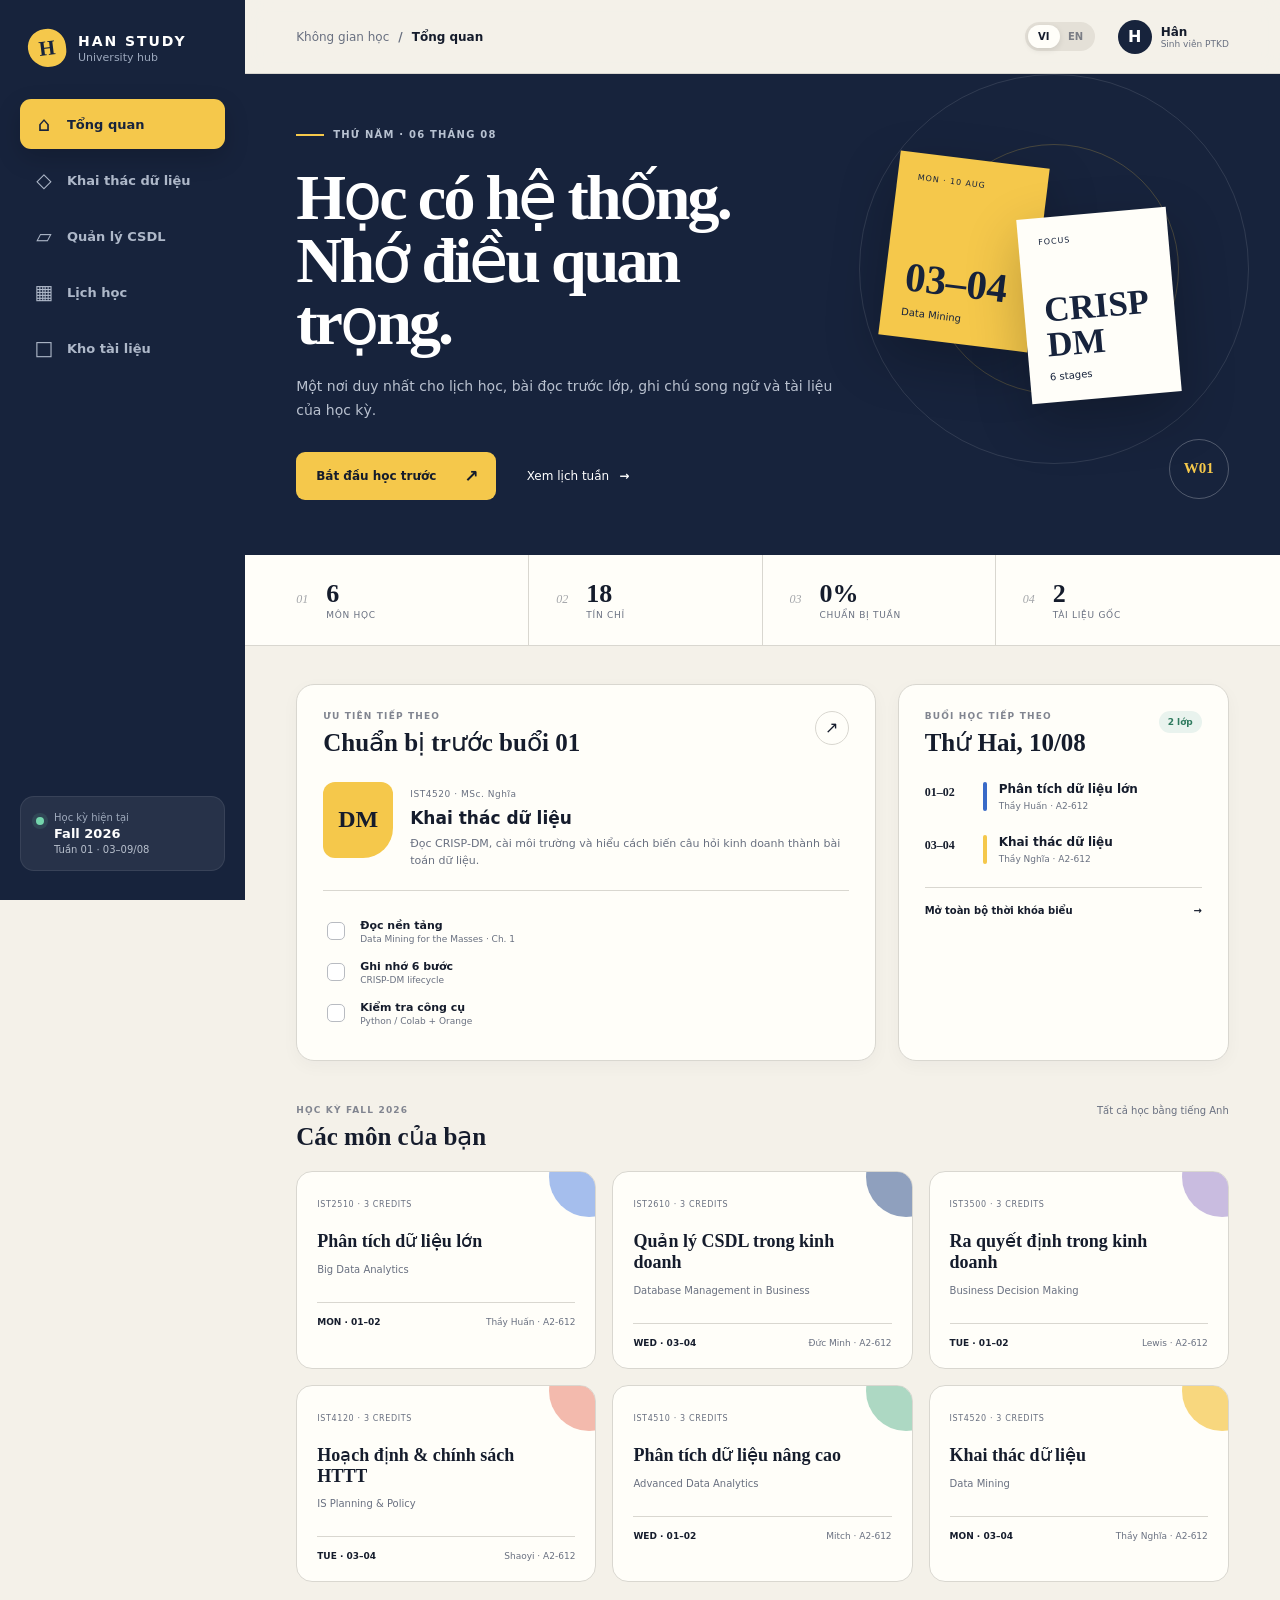
<file: uni-study-hub/index.html>
<!doctype html>
<html lang="vi">
  <head>
    <meta charset="utf-8" />
    <meta name="viewport" content="width=device-width, initial-scale=1" />
    <meta name="description" content="Không gian học đại học song ngữ Việt - Anh cho học kỳ Fall 2026." />
    <title>HAN Study — University Learning Hub</title>
    <link rel="stylesheet" href="styles.css" />
  </head>
  <body>
    <a class="skip-link" href="#mainContent">Bỏ qua điều hướng / Skip navigation</a>

    <div class="app-shell">
      <aside class="sidebar" aria-label="Điều hướng chính">
        <div class="brand">
          <span class="brand-mark" aria-hidden="true">H</span>
          <div>
            <strong>HAN STUDY</strong>
            <small data-vi="University hub" data-en="University hub">University hub</small>
          </div>
        </div>

        <nav class="main-nav" aria-label="Khu vực học">
          <button class="nav-item active" type="button" data-view="dashboard">
            <span aria-hidden="true">⌂</span><span data-vi="Tổng quan" data-en="Overview">Tổng quan</span>
          </button>
          <button class="nav-item" type="button" data-view="mining">
            <span aria-hidden="true">◇</span><span data-vi="Khai thác dữ liệu" data-en="Data Mining">Khai thác dữ liệu</span>
          </button>
          <button class="nav-item" type="button" data-view="database">
            <span aria-hidden="true">▱</span><span data-vi="Quản lý CSDL" data-en="Database Management">Quản lý CSDL</span>
          </button>
          <button class="nav-item" type="button" data-view="schedule">
            <span aria-hidden="true">▦</span><span data-vi="Lịch học" data-en="Schedule">Lịch học</span>
          </button>
          <button class="nav-item" type="button" data-view="vault">
            <span aria-hidden="true">□</span><span data-vi="Kho tài liệu" data-en="Resource vault">Kho tài liệu</span>
          </button>
        </nav>

        <div class="semester-card">
          <span class="semester-dot"></span>
          <div>
            <small data-vi="Học kỳ hiện tại" data-en="Current semester">Học kỳ hiện tại</small>
            <strong>Fall 2026</strong>
            <span data-vi="Tuần 01 · 03–09/08" data-en="Week 01 · Aug 03–09">Tuần 01 · 03–09/08</span>
          </div>
        </div>
      </aside>

      <div class="workspace">
        <header class="topbar">
          <button class="mobile-menu" id="mobileMenu" type="button" aria-label="Mở menu">☰</button>
          <div class="breadcrumb">
            <span data-vi="Không gian học" data-en="Study space">Không gian học</span>
            <b>/</b>
            <strong id="currentViewLabel">Tổng quan</strong>
          </div>
          <div class="top-actions">
            <button class="language-toggle" id="languageToggle" type="button" aria-label="Đổi ngôn ngữ">
              <span class="active">VI</span><span>EN</span>
            </button>
            <div class="profile" aria-label="Hồ sơ người học">
              <span>H</span><div><strong>Hân</strong><small data-vi="Sinh viên PTKD" data-en="Business Analytics student">Sinh viên PTKD</small></div>
            </div>
          </div>
        </header>

        <main id="mainContent">
          <section class="page-view active" id="dashboard" aria-labelledby="dashboardTitle">
            <div class="hero">
              <div class="hero-copy">
                <div class="hero-kicker"><span></span><b data-vi="THỨ NĂM · 06 THÁNG 08" data-en="THURSDAY · AUGUST 06">THỨ NĂM · 06 THÁNG 08</b></div>
                <h1 id="dashboardTitle" data-vi="Học có hệ thống. Nhớ điều quan trọng." data-en="Study with structure. Remember what matters.">Học có hệ thống.<br />Nhớ điều quan trọng.</h1>
                <p data-vi="Một nơi duy nhất cho lịch học, bài đọc trước lớp, ghi chú song ngữ và tài liệu của học kỳ." data-en="One focused place for your timetable, pre-class reading, bilingual notes and semester resources.">Một nơi duy nhất cho lịch học, bài đọc trước lớp, ghi chú song ngữ và tài liệu của học kỳ.</p>
                <div class="hero-actions">
                  <button class="primary-action" type="button" data-open-view="mining"><span data-vi="Bắt đầu học trước" data-en="Start pre-reading">Bắt đầu học trước</span><b>↗</b></button>
                  <button class="text-action" type="button" data-open-view="schedule"><span data-vi="Xem lịch tuần" data-en="View this week">Xem lịch tuần</span><b>→</b></button>
                </div>
              </div>
              <div class="hero-visual" aria-hidden="true">
                <div class="orbit orbit-one"></div><div class="orbit orbit-two"></div>
                <div class="visual-card card-yellow"><small>MON · 10 AUG</small><strong>03–04</strong><span>Data Mining</span></div>
                <div class="visual-card card-white"><small>FOCUS</small><strong>CRISP<br />DM</strong><span>6 stages</span></div>
                <div class="visual-stamp">W01</div>
              </div>
            </div>

            <div class="metric-row" aria-label="Tổng quan học kỳ">
              <article><span>01</span><div><strong>6</strong><small data-vi="Môn học" data-en="Courses">Môn học</small></div></article>
              <article><span>02</span><div><strong>18</strong><small data-vi="Tín chỉ" data-en="Credits">Tín chỉ</small></div></article>
              <article><span>03</span><div><strong id="progressMetric">0%</strong><small data-vi="Chuẩn bị tuần" data-en="Weekly prep">Chuẩn bị tuần</small></div></article>
              <article><span>04</span><div><strong>2</strong><small data-vi="Tài liệu gốc" data-en="Source documents">Tài liệu gốc</small></div></article>
            </div>

            <div class="dashboard-grid">
              <section class="panel focus-panel">
                <div class="section-heading">
                  <div><p class="eyebrow" data-vi="ƯU TIÊN TIẾP THEO" data-en="NEXT PRIORITY">ƯU TIÊN TIẾP THEO</p><h2 data-vi="Chuẩn bị trước buổi 01" data-en="Prepare before Session 01">Chuẩn bị trước buổi 01</h2></div>
                  <button class="round-link" type="button" data-open-view="mining" aria-label="Mở môn Khai thác dữ liệu">↗</button>
                </div>
                <article class="focus-course">
                  <div class="course-monogram">DM</div>
                  <div class="focus-course-copy">
                    <span>IST4520 · MSc. Nghĩa</span>
                    <h3 data-vi="Khai thác dữ liệu" data-en="Data Mining">Khai thác dữ liệu</h3>
                    <p data-vi="Đọc CRISP-DM, cài môi trường và hiểu cách biến câu hỏi kinh doanh thành bài toán dữ liệu." data-en="Read CRISP-DM, set up your environment and learn to turn a business question into a data task.">Đọc CRISP-DM, cài môi trường và hiểu cách biến câu hỏi kinh doanh thành bài toán dữ liệu.</p>
                  </div>
                </article>
                <div class="task-list compact" data-task-group="dashboard">
                  <label><input type="checkbox" data-task="read-ch1" /><span><b data-vi="Đọc nền tảng" data-en="Read the foundation">Đọc nền tảng</b><small>Data Mining for the Masses · Ch. 1</small></span></label>
                  <label><input type="checkbox" data-task="learn-crispdm" /><span><b data-vi="Ghi nhớ 6 bước" data-en="Learn the 6 stages">Ghi nhớ 6 bước</b><small>CRISP-DM lifecycle</small></span></label>
                  <label><input type="checkbox" data-task="setup-tools" /><span><b data-vi="Kiểm tra công cụ" data-en="Verify your tools">Kiểm tra công cụ</b><small>Python / Colab + Orange</small></span></label>
                </div>
              </section>

              <section class="panel next-panel">
                <div class="section-heading"><div><p class="eyebrow" data-vi="BUỔI HỌC TIẾP THEO" data-en="UP NEXT">BUỔI HỌC TIẾP THEO</p><h2 data-vi="Thứ Hai, 10/08" data-en="Monday, Aug 10">Thứ Hai, 10/08</h2></div><span class="live-pill" data-vi="2 lớp" data-en="2 classes">2 lớp</span></div>
                <div class="timeline-item"><time>01–02</time><span class="timeline-line blue"></span><div><strong data-vi="Phân tích dữ liệu lớn" data-en="Big Data Analytics">Phân tích dữ liệu lớn</strong><small>Thầy Huấn · A2-612</small></div></div>
                <div class="timeline-item"><time>03–04</time><span class="timeline-line yellow"></span><div><strong data-vi="Khai thác dữ liệu" data-en="Data Mining">Khai thác dữ liệu</strong><small>Thầy Nghĩa · A2-612</small></div></div>
                <button class="schedule-link" type="button" data-open-view="schedule"><span data-vi="Mở toàn bộ thời khóa biểu" data-en="Open full timetable">Mở toàn bộ thời khóa biểu</span><b>→</b></button>
              </section>
            </div>

            <section class="courses-section">
              <div class="section-heading"><div><p class="eyebrow" data-vi="HỌC KỲ FALL 2026" data-en="FALL 2026 SEMESTER">HỌC KỲ FALL 2026</p><h2 data-vi="Các môn của bạn" data-en="Your courses">Các môn của bạn</h2></div><span class="muted-note" data-vi="Tất cả học bằng tiếng Anh" data-en="All taught in English">Tất cả học bằng tiếng Anh</span></div>
              <div class="course-grid" id="courseGrid"></div>
            </section>
          </section>

          <section class="page-view lesson-page" id="mining" aria-labelledby="miningTitle">
            <div class="course-hero mining-hero">
              <div><p class="eyebrow">IST4520 · FALL 2026</p><h1 id="miningTitle" data-vi="Khai thác dữ liệu" data-en="Data Mining">Khai thác dữ liệu</h1><p data-vi="Lộ trình chuẩn bị trước Buổi 01 · Thầy Nghĩa" data-en="Pre-class roadmap for Session 01 · MSc. Nghĩa">Lộ trình chuẩn bị trước Buổi 01 · Thầy Nghĩa</p></div>
              <div class="course-meta"><span><small data-vi="Lịch" data-en="Schedule">Lịch</small><b data-vi="Thứ Hai · 03–04" data-en="Monday · 03–04">Thứ Hai · 03–04</b></span><span><small data-vi="Phòng" data-en="Room">Phòng</small><b>A2-612</b></span><span><small data-vi="Tín chỉ" data-en="Credits">Tín chỉ</small><b>03</b></span></div>
            </div>

            <div class="lesson-layout">
              <aside class="lesson-index">
                <p data-vi="TRONG MODULE NÀY" data-en="IN THIS MODULE">TRONG MODULE NÀY</p>
                <a href="#dm-outcomes"><span>01</span><b data-vi="Mục tiêu" data-en="Outcomes">Mục tiêu</b></a>
                <a href="#dm-concepts"><span>02</span><b data-vi="Khái niệm nền" data-en="Core concepts">Khái niệm nền</b></a>
                <a href="#dm-crisp"><span>03</span><b>CRISP-DM</b></a>
                <a href="#dm-setup"><span>04</span><b data-vi="Cài đặt" data-en="Setup">Cài đặt</b></a>
                <a href="#dm-check"><span>05</span><b data-vi="Tự kiểm tra" data-en="Knowledge check">Tự kiểm tra</b></a>
              </aside>

              <div class="lesson-content">
                <section class="lesson-block" id="dm-outcomes">
                  <p class="eyebrow" data-vi="01 · ĐÍCH ĐẾN" data-en="01 · OUTCOMES">01 · ĐÍCH ĐẾN</p>
                  <h2 data-vi="Sau 45 phút, bạn cần nói được…" data-en="After 45 minutes, you should be able to…">Sau 45 phút, bạn cần nói được…</h2>
                  <div class="outcome-grid">
                    <article><span>01</span><p data-vi="Data mining khác báo cáo mô tả thông thường ở điểm nào." data-en="How data mining differs from ordinary descriptive reporting.">Data mining khác báo cáo mô tả thông thường ở điểm nào.</p></article>
                    <article><span>02</span><p data-vi="Sáu giai đoạn CRISP-DM và vì sao quy trình có tính lặp." data-en="The six CRISP-DM stages and why the process is iterative.">Sáu giai đoạn CRISP-DM và vì sao quy trình có tính lặp.</p></article>
                    <article><span>03</span><p data-vi="Một câu hỏi kinh doanh được chuyển thành nhiệm vụ phân tích ra sao." data-en="How a business question becomes an analytical task.">Một câu hỏi kinh doanh được chuyển thành nhiệm vụ phân tích ra sao.</p></article>
                  </div>
                </section>

                <section class="lesson-block" id="dm-concepts">
                  <p class="eyebrow" data-vi="02 · KHÁI NIỆM NỀN" data-en="02 · CORE CONCEPTS">02 · KHÁI NIỆM NỀN</p>
                  <h2 data-vi="Khai thác dữ liệu = tìm mẫu có ích" data-en="Data mining = finding useful patterns">Khai thác dữ liệu = tìm mẫu có ích</h2>
                  <p class="lead" data-vi="Đó là quá trình khám phá mẫu, quan hệ và tín hiệu trong dữ liệu để hỗ trợ quyết định — không chỉ tạo thêm một bảng tổng hợp." data-en="It is the process of discovering patterns, relationships and signals in data to support decisions — not simply producing another summary table.">Đó là quá trình khám phá mẫu, quan hệ và tín hiệu trong dữ liệu để hỗ trợ quyết định — không chỉ tạo thêm một bảng tổng hợp.</p>
                  <div class="compare-card">
                    <div><span>DESCRIBE</span><h3 data-vi="Điều gì đã xảy ra?" data-en="What happened?">Điều gì đã xảy ra?</h3><p data-vi="Doanh thu tháng này, nhóm khách hàng, tỷ lệ rời bỏ." data-en="This month's revenue, customer groups, churn rate.">Doanh thu tháng này, nhóm khách hàng, tỷ lệ rời bỏ.</p></div>
                    <b aria-hidden="true">→</b>
                    <div><span>DISCOVER / PREDICT</span><h3 data-vi="Mẫu nào đáng hành động?" data-en="Which pattern deserves action?">Mẫu nào đáng hành động?</h3><p data-vi="Ai có khả năng rời bỏ, sản phẩm nào thường được mua cùng." data-en="Who is likely to churn; which products are frequently bought together.">Ai có khả năng rời bỏ, sản phẩm nào thường được mua cùng.</p></div>
                  </div>
                  <div class="note-callout"><b>Business first.</b><p data-vi="Mô hình tốt nhưng không trả lời đúng câu hỏi kinh doanh vẫn là một phân tích chưa tốt." data-en="A strong model that answers the wrong business question is still a weak analysis.">Mô hình tốt nhưng không trả lời đúng câu hỏi kinh doanh vẫn là một phân tích chưa tốt.</p></div>
                </section>

                <section class="lesson-block" id="dm-crisp">
                  <p class="eyebrow">03 · CRISP-DM</p>
                  <h2 data-vi="Một vòng lặp, không phải đường thẳng" data-en="A loop, not a straight line">Một vòng lặp, không phải đường thẳng</h2>
                  <div class="crisp-flow" aria-label="Sáu bước CRISP-DM">
                    <article><span>01</span><b data-vi="Hiểu kinh doanh" data-en="Business understanding">Hiểu kinh doanh</b><small data-vi="Mục tiêu, ràng buộc, tiêu chí thành công" data-en="Goals, constraints, success criteria">Mục tiêu, ràng buộc, tiêu chí thành công</small></article>
                    <article><span>02</span><b data-vi="Hiểu dữ liệu" data-en="Data understanding">Hiểu dữ liệu</b><small data-vi="Thu thập, mô tả, khám phá, chất lượng" data-en="Collect, describe, explore, verify quality">Thu thập, mô tả, khám phá, chất lượng</small></article>
                    <article><span>03</span><b data-vi="Chuẩn bị dữ liệu" data-en="Data preparation">Chuẩn bị dữ liệu</b><small data-vi="Chọn, làm sạch, biến đổi" data-en="Select, clean, transform">Chọn, làm sạch, biến đổi</small></article>
                    <article><span>04</span><b data-vi="Mô hình hóa" data-en="Modeling">Mô hình hóa</b><small data-vi="Chọn kỹ thuật, huấn luyện, tinh chỉnh" data-en="Select, train and tune techniques">Chọn kỹ thuật, huấn luyện, tinh chỉnh</small></article>
                    <article><span>05</span><b data-vi="Đánh giá" data-en="Evaluation">Đánh giá</b><small data-vi="Đúng kỹ thuật và có ích cho kinh doanh?" data-en="Technically sound and useful to the business?">Đúng kỹ thuật và có ích cho kinh doanh?</small></article>
                    <article><span>06</span><b data-vi="Triển khai" data-en="Deployment">Triển khai</b><small data-vi="Đưa insight vào quyết định" data-en="Put insights into decisions">Đưa insight vào quyết định</small></article>
                  </div>
                </section>

                <section class="lesson-block" id="dm-setup">
                  <p class="eyebrow" data-vi="04 · CHUẨN BỊ MÔI TRƯỜNG" data-en="04 · ENVIRONMENT SETUP">04 · CHUẨN BỊ MÔI TRƯỜNG</p>
                  <div class="section-heading inline"><h2 data-vi="Checklist trước khi đến lớp" data-en="Checklist before class">Checklist trước khi đến lớp</h2><a class="source-link" href="https://nghianguyen7171.github.io/Data_mining/assignments/lab0-setup.html" target="_blank" rel="noreferrer" data-vi="Mở hướng dẫn gốc ↗" data-en="Open source guide ↗">Mở hướng dẫn gốc ↗</a></div>
                  <div class="setup-grid task-list" data-task-group="setup">
                    <label><input type="checkbox" data-task="python" /><span><b>Python 3 + pandas</b><small><code>python --version</code> · <code>pip install pandas</code></small></span></label>
                    <label><input type="checkbox" data-task="vscode" /><span><b>VS Code</b><small data-vi="Python extension + Jupyter extension" data-en="Python extension + Jupyter extension">Python extension + Jupyter extension</small></span></label>
                    <label><input type="checkbox" data-task="orange" /><span><b>Orange Data Mining</b><small data-vi="Công cụ chính, không cần cài Python riêng" data-en="Primary tool; bundles its own Python">Công cụ chính, không cần cài Python riêng</small></span></label>
                    <label><input type="checkbox" data-task="verify" /><span><b data-vi="Chạy kiểm tra" data-en="Run verification">Chạy kiểm tra</b><small><code>import pandas as pd</code> → “pandas ready”</small></span></label>
                  </div>
                  <div class="fallback-card"><span>PLAN B</span><div><h3>Google Colab</h3><p data-vi="Nếu cài đặt cục bộ gặp lỗi, Colab đã có sẵn pandas và đủ để hoàn thành môn học." data-en="If local setup fails, Colab already includes pandas and is sufficient for the course.">Nếu cài đặt cục bộ gặp lỗi, Colab đã có sẵn pandas và đủ để hoàn thành môn học.</p></div><a href="https://colab.research.google.com" target="_blank" rel="noreferrer">Open ↗</a></div>
                </section>

                <section class="lesson-block" id="dm-check">
                  <p class="eyebrow" data-vi="05 · TỰ KIỂM TRA" data-en="05 · KNOWLEDGE CHECK">05 · TỰ KIỂM TRA</p>
                  <h2 data-vi="Bạn đã sẵn sàng cho buổi 01?" data-en="Are you ready for Session 01?">Bạn đã sẵn sàng cho buổi 01?</h2>
                  <div class="quiz-card" data-answer="b">
                    <p><b>01.</b> <span data-vi="Bước nào của CRISP-DM xác định mục tiêu và tiêu chí thành công?" data-en="Which CRISP-DM stage defines objectives and success criteria?">Bước nào của CRISP-DM xác định mục tiêu và tiêu chí thành công?</span></p>
                    <div class="quiz-options"><button type="button" data-choice="a">A · Data preparation</button><button type="button" data-choice="b">B · Business understanding</button><button type="button" data-choice="c">C · Modeling</button></div>
                    <div class="quiz-feedback" aria-live="polite"></div>
                  </div>
                  <div class="reading-card"><div><span>MAIN TEXTBOOK</span><h3>Data Mining for the Masses</h3><p>Matthew North · 2012 · Creative Commons</p></div><a href="https://www.betterevaluation.org/sites/default/files/2023-05/DataMiningForTheMasses.pdf" target="_blank" rel="noreferrer"><span data-vi="Đọc PDF" data-en="Read PDF">Đọc PDF</span> ↗</a></div>
                </section>
              </div>
            </div>
          </section>

          <section class="page-view lesson-page" id="database" aria-labelledby="databaseTitle">
            <div class="course-hero database-hero">
              <div><p class="eyebrow">IST2610 · SESSION 01–02</p><h1 id="databaseTitle" data-vi="Quản lý CSDL trong kinh doanh" data-en="Database Management in Business">Quản lý CSDL trong kinh doanh</h1><p data-vi="Bản đồ kiến thức ERM & ERD · Thầy Trần Đức Minh" data-en="ERM & ERD knowledge map · Dr. Tran Duc Minh">Bản đồ kiến thức ERM & ERD · Thầy Trần Đức Minh</p></div>
              <div class="course-meta"><span><small data-vi="Lịch" data-en="Schedule">Lịch</small><b data-vi="Thứ Tư · 03–04" data-en="Wednesday · 03–04">Thứ Tư · 03–04</b></span><span><small data-vi="Slide" data-en="Slides">Slide</small><b>51 pages</b></span><span><small data-vi="Bài tập" data-en="Exercise">Bài tập</small><b>Sweet Home</b></span></div>
            </div>

            <div class="database-summary">
              <section class="panel concept-map">
                <p class="eyebrow" data-vi="BẢN ĐỒ BUỔI 01–02" data-en="SESSION 01–02 MAP">BẢN ĐỒ BUỔI 01–02</p>
                <h2 data-vi="Từ yêu cầu kinh doanh đến ERD" data-en="From business requirements to an ERD">Từ yêu cầu kinh doanh đến ERD</h2>
                <div class="model-pipeline"><div><span>01</span><b data-vi="Tìm danh từ" data-en="Find nouns">Tìm danh từ</b><small>Entities</small></div><i>→</i><div><span>02</span><b data-vi="Mô tả đặc điểm" data-en="Describe properties">Mô tả đặc điểm</b><small>Attributes + domains</small></div><i>→</i><div><span>03</span><b data-vi="Tìm động từ" data-en="Find verbs">Tìm động từ</b><small>Relationships</small></div><i>→</i><div><span>04</span><b data-vi="Chốt quy tắc" data-en="Set constraints">Chốt quy tắc</b><small>Keys + cardinality</small></div></div>
              </section>

              <section class="glossary-section">
                <div class="section-heading"><div><p class="eyebrow" data-vi="TỪ KHÓA CỐT LÕI" data-en="CORE VOCABULARY">TỪ KHÓA CỐT LÕI</p><h2 data-vi="Hiểu đúng trước khi vẽ" data-en="Understand before you draw">Hiểu đúng trước khi vẽ</h2></div><span class="muted-note" data-vi="Nhấn để mở rộng" data-en="Tap to expand">Nhấn để mở rộng</span></div>
                <div class="glossary-grid">
                  <details open><summary><span>01</span><b>Entity</b><i>+</i></summary><p data-vi="Đối tượng mà người dùng quan tâm. Trong mô hình quan hệ, entity thường ánh xạ thành bảng; mỗi occurrence ánh xạ thành một dòng." data-en="An object of interest. In the relational model, an entity usually maps to a table and each occurrence maps to a row.">Đối tượng mà người dùng quan tâm. Trong mô hình quan hệ, entity thường ánh xạ thành bảng; mỗi occurrence ánh xạ thành một dòng.</p></details>
                  <details><summary><span>02</span><b>Attribute</b><i>+</i></summary><p data-vi="Đặc điểm của entity: bắt buộc/tùy chọn, đơn/phức hợp, đơn trị/đa trị hoặc dẫn xuất. Mỗi attribute có một domain." data-en="A property of an entity: required/optional, simple/composite, single/multivalued or derived. Every attribute has a domain.">Đặc điểm của entity: bắt buộc/tùy chọn, đơn/phức hợp, đơn trị/đa trị hoặc dẫn xuất. Mỗi attribute có một domain.</p></details>
                  <details><summary><span>03</span><b>Identifier / PK</b><i>+</i></summary><p data-vi="Một hoặc nhiều attribute nhận diện duy nhất mỗi instance. Composite identifier gồm nhiều attribute." data-en="One or more attributes that uniquely identify each instance. A composite identifier uses multiple attributes.">Một hoặc nhiều attribute nhận diện duy nhất mỗi instance. Composite identifier gồm nhiều attribute.</p></details>
                  <details><summary><span>04</span><b>Relationship</b><i>+</i></summary><p data-vi="Liên kết giữa các entity, nên được đặt tên bằng động từ và phải được đọc theo cả hai chiều." data-en="An association between entities, named with a verb and read in both directions.">Liên kết giữa các entity, nên được đặt tên bằng động từ và phải được đọc theo cả hai chiều.</p></details>
                  <details><summary><span>05</span><b>Cardinality</b><i>+</i></summary><p data-vi="Số occurrence tối thiểu và tối đa tham gia quan hệ: 0..1, 1..1, 0..*, 1..*. Connectivity phân loại 1:1, 1:M, M:N." data-en="Minimum and maximum occurrences in a relationship: 0..1, 1..1, 0..*, 1..*. Connectivity classifies 1:1, 1:M and M:N.">Số occurrence tối thiểu và tối đa tham gia quan hệ: 0..1, 1..1, 0..*, 1..*. Connectivity phân loại 1:1, 1:M, M:N.</p></details>
                  <details><summary><span>06</span><b>Weak entity</b><i>+</i></summary><p data-vi="Entity phụ thuộc tồn tại và có khóa chính nhận một phần hoặc toàn bộ từ parent entity." data-en="An existence-dependent entity whose primary key is partly or wholly derived from its parent.">Entity phụ thuộc tồn tại và có khóa chính nhận một phần hoặc toàn bộ từ parent entity.</p></details>
                </div>
              </section>

              <section class="cardinality-lab">
                <div><p class="eyebrow" data-vi="ĐỌC CROW'S FOOT" data-en="READING CROW'S FOOT">ĐỌC CROW'S FOOT</p><h2 data-vi="Luôn đọc quan hệ theo hai chiều" data-en="Always read a relationship both ways">Luôn đọc quan hệ theo hai chiều</h2><p data-vi="Một Category chứa nhiều Product; mỗi Product thuộc đúng một Category." data-en="One Category contains many Products; each Product belongs to exactly one Category.">Một Category chứa nhiều Product; mỗi Product thuộc đúng một Category.</p></div>
                <div class="erd-mini" aria-label="Category one to many Product"><div><b>CATEGORY</b><small>PK category_id</small></div><span class="relation-line"><i></i><em>1</em><b>contains</b><em>0..*</em><i class="crow"></i></span><div><b>PRODUCT</b><small>FK category_id</small></div></div>
              </section>

              <section class="exercise-section">
                <div class="section-heading"><div><p class="eyebrow">EXERCISE 01 · SWEET HOME</p><h2 data-vi="Từ mô tả cửa hàng đến 7 entity" data-en="From store narrative to 7 entities">Từ mô tả cửa hàng đến 7 entity</h2></div><a class="source-link" href="docs/Exercise_01.pdf" target="_blank" data-vi="Mở đề gốc ↗" data-en="Open source exercise ↗">Mở đề gốc ↗</a></div>
                <div class="entity-strip" aria-label="Các thực thể bài tập"><span>Category</span><span>Product</span><span>Position</span><span>Employee</span><span>Customer</span><span>Invoice</span><span>Invoice Detail</span></div>
                <div class="exercise-grid">
                  <article><span>STEP 01</span><h3 data-vi="Mô hình khái niệm (ERM)" data-en="Conceptual model (ERM)">Mô hình khái niệm (ERM)</h3><ul><li data-vi="Xác định entity và attribute" data-en="Identify entities and attributes">Xác định entity và attribute</li><li data-vi="Phân loại PK, required, optional" data-en="Classify PK, required and optional">Phân loại PK, required, optional</li><li data-vi="Mô tả domain theo ngữ nghĩa" data-en="Describe semantic domains">Mô tả domain theo ngữ nghĩa</li><li data-vi="Vẽ quan hệ 1–N và multiplicity" data-en="Draw 1–N relationships and multiplicity">Vẽ quan hệ 1–N và multiplicity</li></ul></article>
                  <article><span>STEP 02</span><h3 data-vi="Mô hình logic (ERD)" data-en="Logical model (ERD)">Mô hình logic (ERD)</h3><ul><li data-vi="Chuyển PK/FK sang bảng" data-en="Map PK/FK into tables">Chuyển PK/FK sang bảng</li><li data-vi="Chọn kiểu dữ liệu DBMS" data-en="Choose DBMS data types">Chọn kiểu dữ liệu DBMS</li><li data-vi="Hiển thị NULL / NOT NULL" data-en="Show NULL / NOT NULL">Hiển thị NULL / NOT NULL</li><li data-vi="Tách M:N bằng Invoice Detail" data-en="Resolve M:N with Invoice Detail">Tách M:N bằng Invoice Detail</li></ul></article>
                  <aside><b data-vi="Điểm dễ mất" data-en="Common mistake">Điểm dễ mất</b><p data-vi="Invoice Detail cần khóa ghép (invoice_id, product_id) hoặc một surrogate key kèm unique constraint; đồng thời lưu quantity và unit_price tại thời điểm bán." data-en="Invoice Detail needs a composite key (invoice_id, product_id), or a surrogate key plus a unique constraint; it must store quantity and unit_price at the time of sale.">Invoice Detail cần khóa ghép (invoice_id, product_id) hoặc một surrogate key kèm unique constraint; đồng thời lưu quantity và unit_price tại thời điểm bán.</p></aside>
                </div>
                <div class="task-list database-tasks" data-task-group="database">
                  <label><input type="checkbox" data-task="db-glossary" /><span><b data-vi="Ôn 6 từ khóa" data-en="Review 6 key terms">Ôn 6 từ khóa</b><small>Entity → weak entity</small></span></label>
                  <label><input type="checkbox" data-task="db-entities" /><span><b data-vi="Lập bảng 7 entity" data-en="List the 7 entities">Lập bảng 7 entity</b><small>PK · attributes · domain</small></span></label>
                  <label><input type="checkbox" data-task="db-erd" /><span><b data-vi="Vẽ ERM rồi ERD" data-en="Draw ERM, then ERD">Vẽ ERM rồi ERD</b><small>Crow's Foot · 1–N only</small></span></label>
                </div>
              </section>
            </div>
          </section>

          <section class="page-view" id="schedule" aria-labelledby="scheduleTitle">
            <div class="page-title"><p class="eyebrow">FALL 2026 · 03/08–29/11</p><h1 id="scheduleTitle" data-vi="Thời khóa biểu" data-en="Weekly timetable">Thời khóa biểu</h1><p data-vi="6 môn · 18 tín chỉ · Phòng A2-612" data-en="6 courses · 18 credits · Room A2-612">6 môn · 18 tín chỉ · Phòng A2-612</p></div>
            <div class="schedule-board">
              <div class="time-column"><span></span><b>01–02</b><b>03–04</b></div>
              <section><header><span>MON</span><b data-vi="Thứ Hai" data-en="Monday">Thứ Hai</b></header><article class="slot blue"><small>01–02 · A2-612</small><strong data-vi="Phân tích dữ liệu lớn" data-en="Big Data Analytics">Phân tích dữ liệu lớn</strong><span>IST2510 · Thầy Huấn</span></article><article class="slot yellow"><small>03–04 · A2-612</small><strong data-vi="Khai thác dữ liệu" data-en="Data Mining">Khai thác dữ liệu</strong><span>IST4520 · Thầy Nghĩa</span></article></section>
              <section><header><span>TUE</span><b data-vi="Thứ Ba" data-en="Tuesday">Thứ Ba</b></header><article class="slot lilac"><small>01–02 · A2-612</small><strong data-vi="Ra quyết định trong KD" data-en="Business Decision Making">Ra quyết định trong KD</strong><span>IST3500 · Lewis</span></article><article class="slot coral"><small>03–04 · A2-612</small><strong data-vi="Hoạch định & chính sách HTTT" data-en="IS Planning & Policy">Hoạch định & chính sách HTTT</strong><span>IST4120 · Shaoyi</span></article></section>
              <section><header><span>WED</span><b data-vi="Thứ Tư" data-en="Wednesday">Thứ Tư</b></header><article class="slot green"><small>01–02 · A2-612</small><strong data-vi="Phân tích dữ liệu nâng cao" data-en="Advanced Data Analytics">Phân tích dữ liệu nâng cao</strong><span>IST4510 · Mitch</span></article><article class="slot navy"><small>03–04 · A2-612</small><strong data-vi="Quản lý CSDL trong KD" data-en="Database Management">Quản lý CSDL trong KD</strong><span>IST2610 · Đức Minh</span></article></section>
            </div>
            <div class="schedule-notes"><article><span>!</span><div><b data-vi="Mốc bắt đầu khác nhau" data-en="Different start dates">Mốc bắt đầu khác nhau</b><p data-vi="Khai thác dữ liệu bắt đầu 10/08; Hoạch định & chính sách HTTT bắt đầu 17/08. Các môn còn lại bắt đầu 03/08." data-en="Data Mining starts Aug 10; IS Planning & Policy starts Aug 17. Other courses start Aug 03.">Khai thác dữ liệu bắt đầu 10/08; Hoạch định & chính sách HTTT bắt đầu 17/08. Các môn còn lại bắt đầu 03/08.</p></div></article><article><span>⌁</span><div><b data-vi="Ngôn ngữ giảng dạy" data-en="Teaching language">Ngôn ngữ giảng dạy</b><p data-vi="Tất cả 6 học phần được ghi là Tiếng Anh trong thời khóa biểu gốc." data-en="All six modules are marked as English-taught in the source timetable.">Tất cả 6 học phần được ghi là Tiếng Anh trong thời khóa biểu gốc.</p></div></article></div>
          </section>

          <section class="page-view" id="vault" aria-labelledby="vaultTitle">
            <div class="page-title"><p class="eyebrow" data-vi="TẤT CẢ Ở MỘT NƠI" data-en="EVERYTHING IN ONE PLACE">TẤT CẢ Ở MỘT NƠI</p><h1 id="vaultTitle" data-vi="Kho tài liệu" data-en="Resource vault">Kho tài liệu</h1><p data-vi="Tài liệu gốc, textbook và công cụ học tập đã được sắp theo môn." data-en="Source documents, textbooks and study tools organized by course.">Tài liệu gốc, textbook và công cụ học tập đã được sắp theo môn.</p></div>
            <div class="vault-grid">
              <article class="resource-card local"><span class="file-type">PDF</span><div><small>IST2610 · LOCAL</small><h2>Session 01–02</h2><p data-vi="51 trang · Introduction to ER Model" data-en="51 pages · Introduction to ER Model">51 trang · Introduction to ER Model</p></div><a href="docs/Session_01_02.pdf" target="_blank"><span data-vi="Mở tài liệu" data-en="Open document">Mở tài liệu</span> ↗</a></article>
              <article class="resource-card local"><span class="file-type">PDF</span><div><small>IST2610 · LOCAL</small><h2>Exercise 01</h2><p>Sweet Home confectionery store ERM & ERD</p></div><a href="docs/Exercise_01.pdf" target="_blank"><span data-vi="Mở đề bài" data-en="Open exercise">Mở đề bài</span> ↗</a></article>
              <article class="resource-card web"><span class="file-type">WEB</span><div><small>IST4520 · COURSE</small><h2>Data Mining</h2><p data-vi="Trang môn học chính thức của thầy Nghĩa" data-en="Official course site by MSc. Nghĩa">Trang môn học chính thức của thầy Nghĩa</p></div><a href="https://nghianguyen7171.github.io/Data_mining/" target="_blank" rel="noreferrer"><span data-vi="Mở course site" data-en="Open course site">Mở course site</span> ↗</a></article>
              <article class="resource-card book"><span class="file-type">BOOK</span><div><small>IST4520 · TEXTBOOK</small><h2>Data Mining for the Masses</h2><p>Matthew North · 2012 · Creative Commons</p></div><a href="https://www.betterevaluation.org/sites/default/files/2023-05/DataMiningForTheMasses.pdf" target="_blank" rel="noreferrer"><span data-vi="Đọc textbook" data-en="Read textbook">Đọc textbook</span> ↗</a></article>
              <article class="resource-card tool"><span class="file-type">APP</span><div><small>IST4520 · PRIMARY TOOL</small><h2>Orange Data Mining</h2><p data-vi="Tải bản standalone theo hệ điều hành" data-en="Download the standalone build for your OS">Tải bản standalone theo hệ điều hành</p></div><a href="https://orangedatamining.com/download" target="_blank" rel="noreferrer"><span data-vi="Tải Orange" data-en="Download Orange">Tải Orange</span> ↗</a></article>
              <article class="resource-card guide"><span class="file-type">GUIDE</span><div><small>IST4520 · LAB 0</small><h2>Environment Setup</h2><p>Python · VS Code · Colab · Orange · HDI workflow</p></div><a href="https://nghianguyen7171.github.io/Data_mining/assignments/lab0-setup.html" target="_blank" rel="noreferrer"><span data-vi="Mở hướng dẫn" data-en="Open setup guide">Mở hướng dẫn</span> ↗</a></article>
            </div>
          </section>
        </main>
      </div>
    </div>

    <div class="mobile-nav" aria-label="Điều hướng di động">
      <button class="active" type="button" data-view="dashboard">⌂<small data-vi="Tổng quan" data-en="Overview">Tổng quan</small></button>
      <button type="button" data-view="mining">◇<small>Mining</small></button>
      <button type="button" data-view="database">▱<small>Database</small></button>
      <button type="button" data-view="schedule">▦<small data-vi="Lịch" data-en="Schedule">Lịch</small></button>
      <button type="button" data-view="vault">□<small data-vi="Tài liệu" data-en="Vault">Tài liệu</small></button>
    </div>

    <script src="app.js"></script>
  </body>
</html>
</file>
<file: uni-study-hub/styles.css>
:root {
  --ink: #151c2c;
  --navy: #17233c;
  --navy-2: #263652;
  --paper: #f4f1e9;
  --white: #fffef9;
  --line: #d9d7d0;
  --muted: #697080;
  --yellow: #f5c84b;
  --yellow-soft: #fff2b8;
  --blue: #396ac8;
  --green: #63b696;
  --coral: #ed816c;
  --lilac: #9d8bc5;
  --radius: 18px;
  --shadow: 0 18px 45px rgba(21, 28, 44, 0.09);
  font-family: Inter, ui-sans-serif, system-ui, -apple-system, BlinkMacSystemFont, "Segoe UI", sans-serif;
  color: var(--ink);
  background: var(--paper);
  font-synthesis: none;
}

* { box-sizing: border-box; }
html { scroll-behavior: smooth; }
body { margin: 0; min-width: 320px; background: var(--paper); }
button, input { font: inherit; }
button, a { -webkit-tap-highlight-color: transparent; }
button { color: inherit; }
a { color: inherit; }
.skip-link { position: fixed; left: 12px; top: -60px; z-index: 100; background: var(--yellow); padding: 12px 16px; font-weight: 800; border-radius: 8px; }
.skip-link:focus { top: 12px; }

.app-shell { min-height: 100vh; display: grid; grid-template-columns: 245px minmax(0, 1fr); }
.sidebar { position: fixed; inset: 0 auto 0 0; width: 245px; background: var(--navy); color: #fff; padding: 29px 20px; display: flex; flex-direction: column; z-index: 20; }
.brand { display: flex; align-items: center; gap: 12px; padding: 0 8px 32px; }
.brand-mark { width: 38px; height: 38px; display: grid; place-items: center; background: var(--yellow); color: var(--navy); font: 900 21px Georgia, serif; border-radius: 50% 50% 44% 56%; transform: rotate(-7deg); }
.brand div { display: grid; gap: 2px; }
.brand strong { font-size: 14px; letter-spacing: .14em; }
.brand small { color: #9ca8bd; font-size: 11px; }
.main-nav { display: grid; gap: 6px; }
.nav-item { width: 100%; border: 0; background: transparent; color: #aeb8c9; border-radius: 11px; padding: 13px 14px; display: flex; align-items: center; gap: 13px; text-align: left; cursor: pointer; transition: .2s ease; }
.nav-item > span:first-child { width: 20px; font-size: 20px; text-align: center; }
.nav-item > span:last-child { font-weight: 650; font-size: 13px; }
.nav-item:hover { color: #fff; background: rgba(255,255,255,.06); }
.nav-item.active { background: var(--yellow); color: var(--navy); box-shadow: 0 9px 24px rgba(0,0,0,.17); }
.semester-card { margin-top: auto; background: rgba(255,255,255,.07); border: 1px solid rgba(255,255,255,.08); border-radius: 14px; padding: 15px; display: flex; gap: 10px; }
.semester-dot { width: 8px; height: 8px; background: #74d6ad; border-radius: 50%; margin-top: 5px; box-shadow: 0 0 0 4px rgba(116,214,173,.12); }
.semester-card div { display: grid; gap: 3px; }
.semester-card small { color: #9faabc; font-size: 10px; }
.semester-card strong { font-size: 13px; }
.semester-card div span { color: #b8c0cd; font-size: 10px; }

.workspace { grid-column: 2; min-width: 0; }
.topbar { height: 74px; padding: 0 clamp(22px, 4vw, 58px); display: flex; align-items: center; justify-content: space-between; border-bottom: 1px solid var(--line); background: rgba(244,241,233,.92); backdrop-filter: blur(12px); position: sticky; top: 0; z-index: 15; }
.breadcrumb { font-size: 12px; color: var(--muted); display: flex; gap: 9px; align-items: center; }
.breadcrumb strong { color: var(--ink); }
.top-actions { display: flex; align-items: center; gap: 23px; }
.language-toggle { padding: 3px; background: #e4e0d7; border: 0; border-radius: 999px; display: flex; cursor: pointer; }
.language-toggle span { width: 32px; padding: 6px 0; border-radius: 999px; font-size: 10px; font-weight: 800; color: #7a7d85; }
.language-toggle span.active { background: var(--white); color: var(--ink); box-shadow: 0 2px 6px rgba(0,0,0,.1); }
.profile { display: flex; align-items: center; gap: 9px; }
.profile > span { width: 34px; height: 34px; border-radius: 50%; background: var(--navy); color: white; display: grid; place-items: center; font-weight: 800; }
.profile div { display: grid; }
.profile strong { font-size: 12px; }
.profile small { color: var(--muted); font-size: 9px; }
.mobile-menu { display: none; }

main { padding: 0 clamp(22px, 4vw, 58px) 72px; }
.page-view { display: none; animation: fade .3s ease; }
.page-view.active { display: block; }
@keyframes fade { from { opacity: 0; transform: translateY(5px); } to { opacity: 1; transform: none; } }

.hero { min-height: 390px; margin: 0 calc(clamp(22px, 4vw, 58px) * -1); padding: 55px clamp(22px, 4vw, 58px); background: var(--navy); color: white; display: grid; grid-template-columns: minmax(0, 1.15fr) minmax(320px, .85fr); overflow: hidden; position: relative; }
.hero-copy { max-width: 700px; position: relative; z-index: 2; }
.hero-kicker { display: flex; align-items: center; gap: 9px; color: #b8c2d1; font-size: 10px; letter-spacing: .12em; }
.hero-kicker span { width: 28px; height: 2px; background: var(--yellow); }
.hero h1 { font-family: Georgia, "Times New Roman", serif; font-size: clamp(42px, 5vw, 70px); line-height: .98; letter-spacing: -.045em; margin: 27px 0 20px; font-weight: 600; }
.hero-copy > p { color: #b9c1cf; max-width: 570px; line-height: 1.7; font-size: 14px; }
.hero-actions { display: flex; align-items: center; gap: 25px; margin-top: 29px; }
.primary-action { border: 0; background: var(--yellow); color: var(--ink); padding: 14px 17px 14px 20px; border-radius: 9px; font-weight: 800; font-size: 12px; display: flex; align-items: center; gap: 28px; cursor: pointer; }
.primary-action b { font-size: 17px; }
.text-action { border: 0; background: transparent; color: #fff; font-size: 12px; display: flex; gap: 10px; cursor: pointer; }
.hero-visual { position: relative; min-height: 280px; }
.orbit { position: absolute; border: 1px solid rgba(255,255,255,.11); border-radius: 50%; }
.orbit-one { width: 390px; height: 390px; right: -20px; top: -55px; }
.orbit-two { width: 250px; height: 250px; right: 50px; top: 15px; border-color: rgba(245,200,75,.22); }
.visual-card { position: absolute; width: 150px; height: 185px; padding: 20px; box-shadow: 0 20px 55px rgba(0,0,0,.24); display: flex; flex-direction: column; }
.visual-card small { font-size: 8px; letter-spacing: .12em; }
.visual-card strong { margin-top: auto; font: 700 41px/1 Georgia, serif; }
.visual-card span { font-size: 10px; margin-top: 9px; }
.card-yellow { background: var(--yellow); color: var(--navy); transform: rotate(7deg); top: 30px; right: 190px; }
.card-white { background: var(--white); color: var(--navy); transform: rotate(-5deg); top: 84px; right: 55px; }
.card-white strong { font-size: 35px; }
.visual-stamp { position: absolute; right: 0; bottom: 1px; width: 60px; height: 60px; border: 1px solid rgba(255,255,255,.25); border-radius: 50%; display: grid; place-items: center; color: var(--yellow); font: 700 15px Georgia, serif; }

.metric-row { background: var(--white); min-height: 91px; display: grid; grid-template-columns: repeat(4, 1fr); margin: 0 calc(clamp(22px, 4vw, 58px) * -1); padding: 0 clamp(22px, 4vw, 58px); border-bottom: 1px solid var(--line); }
.metric-row article { display: flex; align-items: center; gap: 18px; border-right: 1px solid var(--line); padding: 20px 27px; }
.metric-row article:first-child { padding-left: 0; }
.metric-row article:last-child { border: 0; }
.metric-row article > span { color: #a4a6aa; font: italic 12px Georgia, serif; }
.metric-row div { display: grid; gap: 1px; }
.metric-row strong { font: 600 26px Georgia, serif; }
.metric-row small { color: var(--muted); font-size: 9px; text-transform: uppercase; letter-spacing: .08em; }

.dashboard-grid { display: grid; grid-template-columns: minmax(0, 1.4fr) minmax(320px, .8fr); gap: 22px; margin-top: 38px; }
.panel { background: var(--white); border: 1px solid var(--line); border-radius: var(--radius); box-shadow: 0 5px 17px rgba(21,28,44,.035); }
.focus-panel, .next-panel { padding: 26px; }
.section-heading { display: flex; justify-content: space-between; align-items: flex-start; gap: 20px; }
.section-heading.inline { align-items: center; }
.eyebrow { color: #818590; font-weight: 800; font-size: 9px; letter-spacing: .13em; margin: 0 0 8px; }
.section-heading h2, .lesson-block h2, .glossary-section h2, .cardinality-lab h2, .concept-map h2 { margin: 0; font: 600 25px/1.15 Georgia, serif; }
.round-link { width: 34px; height: 34px; border: 1px solid var(--line); background: transparent; border-radius: 50%; cursor: pointer; }
.focus-course { display: flex; gap: 17px; margin: 24px 0 20px; padding-bottom: 20px; border-bottom: 1px solid var(--line); }
.course-monogram { flex: 0 0 70px; height: 76px; background: var(--yellow); display: grid; place-items: center; font: 700 24px Georgia, serif; border-radius: 12px 12px 30px 12px; }
.focus-course-copy span { font-size: 9px; color: var(--muted); letter-spacing: .06em; }
.focus-course-copy h3 { margin: 7px 0; font-size: 17px; }
.focus-course-copy p { margin: 0; color: var(--muted); font-size: 11px; line-height: 1.6; }
.task-list { display: grid; }
.task-list label { display: flex; gap: 12px; align-items: center; cursor: pointer; }
.task-list.compact label { padding: 8px 0; }
.task-list input { appearance: none; width: 18px; height: 18px; border: 1px solid #b8bbc1; border-radius: 5px; background: #fff; display: grid; place-items: center; cursor: pointer; flex: 0 0 auto; }
.task-list input:checked { background: var(--navy); border-color: var(--navy); }
.task-list input:checked::after { content: "✓"; color: #fff; font-size: 11px; font-weight: 900; }
.task-list label > span { display: grid; gap: 2px; }
.task-list label b { font-size: 11px; }
.task-list label small { color: var(--muted); font-size: 9px; }
.live-pill { background: #e9f3ee; color: #307b5f; padding: 6px 9px; border-radius: 999px; font-size: 9px; font-weight: 800; }
.timeline-item { display: grid; grid-template-columns: 46px 4px 1fr; gap: 12px; align-items: stretch; margin-top: 24px; }
.timeline-item time { font: 700 12px Georgia, serif; padding-top: 3px; }
.timeline-line { border-radius: 99px; }
.timeline-line.blue { background: var(--blue); }
.timeline-line.yellow { background: var(--yellow); }
.timeline-item div { display: grid; gap: 5px; }
.timeline-item strong { font-size: 12px; }
.timeline-item small { color: var(--muted); font-size: 9px; }
.schedule-link { width: 100%; border: 0; border-top: 1px solid var(--line); background: transparent; margin-top: 23px; padding: 17px 0 0; display: flex; justify-content: space-between; font-size: 10px; font-weight: 700; cursor: pointer; }
.courses-section { margin-top: 44px; }
.muted-note { color: var(--muted); font-size: 10px; }
.course-grid { display: grid; grid-template-columns: repeat(3, 1fr); gap: 16px; margin-top: 20px; }
.course-card { min-height: 190px; background: var(--white); border: 1px solid var(--line); border-radius: 16px; padding: 20px; position: relative; overflow: hidden; transition: .2s ease; }
.course-card:hover { transform: translateY(-3px); box-shadow: var(--shadow); }
.course-card::after { content: ""; position: absolute; width: 80px; height: 80px; border-radius: 50%; background: var(--course-color); right: -34px; top: -35px; opacity: .7; }
.course-card > small { color: var(--muted); font-size: 8px; letter-spacing: .08em; }
.course-card h3 { margin: 20px 0 7px; max-width: 90%; font: 600 18px/1.15 Georgia, serif; }
.course-card > p { color: var(--muted); font-size: 10px; line-height: 1.5; min-height: 30px; }
.course-card footer { display: flex; justify-content: space-between; padding-top: 14px; margin-top: 10px; border-top: 1px solid var(--line); font-size: 9px; }
.course-card footer b { font-weight: 700; }
.course-card footer span { color: var(--muted); }

.course-hero { margin: 0 calc(clamp(22px, 4vw, 58px) * -1); padding: 50px clamp(22px, 4vw, 58px) 40px; color: white; min-height: 270px; display: flex; align-items: flex-end; justify-content: space-between; gap: 30px; position: relative; overflow: hidden; }
.course-hero::after { content: ""; position: absolute; width: 360px; height: 360px; border: 1px solid rgba(255,255,255,.16); border-radius: 50%; right: 10%; top: -185px; box-shadow: 0 0 0 70px rgba(255,255,255,.025); }
.mining-hero { background: #1d4d3d; }
.database-hero { background: #243659; }
.course-hero > div { position: relative; z-index: 2; }
.course-hero h1 { font: 600 clamp(40px, 5vw, 66px)/1 Georgia, serif; margin: 10px 0 12px; max-width: 760px; }
.course-hero > div > p:last-child { margin: 0; color: rgba(255,255,255,.72); }
.course-meta { display: grid; grid-template-columns: repeat(3, auto); gap: 28px; padding: 19px 22px; border: 1px solid rgba(255,255,255,.18); background: rgba(255,255,255,.07); backdrop-filter: blur(8px); border-radius: 14px; min-width: 360px; }
.course-meta span { display: grid; gap: 5px; }
.course-meta small { color: rgba(255,255,255,.6); font-size: 8px; text-transform: uppercase; letter-spacing: .08em; }
.course-meta b { font-size: 10px; }
.lesson-layout { display: grid; grid-template-columns: 190px minmax(0, 1fr); gap: 58px; max-width: 1180px; margin: 0 auto; }
.lesson-index { position: sticky; top: 103px; align-self: start; padding-top: 56px; display: grid; }
.lesson-index > p { font-size: 8px; color: var(--muted); letter-spacing: .12em; font-weight: 800; padding-bottom: 12px; border-bottom: 1px solid var(--line); }
.lesson-index a { display: grid; grid-template-columns: 26px 1fr; gap: 8px; padding: 12px 0; border-bottom: 1px solid var(--line); text-decoration: none; font-size: 10px; }
.lesson-index a span { color: #a0a3a9; font: italic 10px Georgia, serif; }
.lesson-content { min-width: 0; }
.lesson-block { padding: 62px 0; border-bottom: 1px solid var(--line); }
.lesson-block .lead { color: var(--muted); line-height: 1.8; font-size: 14px; max-width: 770px; }
.outcome-grid { display: grid; grid-template-columns: repeat(3, 1fr); margin-top: 25px; border: 1px solid var(--line); background: var(--white); }
.outcome-grid article { padding: 24px; border-right: 1px solid var(--line); }
.outcome-grid article:last-child { border: 0; }
.outcome-grid article span { color: var(--muted); font: italic 11px Georgia, serif; }
.outcome-grid article p { margin: 28px 0 0; font-size: 12px; line-height: 1.6; }
.compare-card { display: grid; grid-template-columns: 1fr 55px 1fr; align-items: center; background: var(--white); border: 1px solid var(--line); border-radius: 16px; padding: 28px; margin-top: 27px; }
.compare-card > b { width: 36px; height: 36px; display: grid; place-items: center; border-radius: 50%; background: var(--yellow); justify-self: center; }
.compare-card div > span { font-size: 8px; letter-spacing: .12em; color: var(--muted); font-weight: 800; }
.compare-card h3 { margin: 12px 0 7px; font: 600 19px Georgia, serif; }
.compare-card p { margin: 0; color: var(--muted); font-size: 11px; line-height: 1.6; }
.note-callout { margin-top: 16px; background: var(--yellow-soft); border-left: 4px solid var(--yellow); padding: 17px 20px; display: flex; gap: 12px; font-size: 11px; }
.note-callout p { margin: 0; color: #5a5136; }
.crisp-flow { display: grid; grid-template-columns: repeat(3, 1fr); gap: 1px; background: var(--line); border: 1px solid var(--line); margin-top: 28px; }
.crisp-flow article { background: var(--white); min-height: 155px; padding: 22px; display: flex; flex-direction: column; }
.crisp-flow article span { color: #9da0a6; font: italic 11px Georgia, serif; }
.crisp-flow article b { margin-top: auto; font: 600 17px Georgia, serif; }
.crisp-flow article small { color: var(--muted); margin-top: 6px; font-size: 9px; line-height: 1.5; }
.crisp-flow article:nth-child(1), .crisp-flow article:nth-child(6) { background: var(--yellow-soft); }
.source-link { font-size: 10px; font-weight: 800; text-decoration: none; border-bottom: 1px solid var(--ink); padding-bottom: 3px; }
.setup-grid { grid-template-columns: repeat(2, 1fr); gap: 12px; margin-top: 26px; }
.setup-grid label { padding: 18px; background: var(--white); border: 1px solid var(--line); border-radius: 12px; }
code { font-size: 9px; background: #edf0f3; padding: 2px 5px; border-radius: 3px; }
.fallback-card { margin-top: 15px; background: var(--navy); color: white; padding: 19px 22px; display: grid; grid-template-columns: 60px 1fr auto; gap: 20px; align-items: center; border-radius: 12px; }
.fallback-card > span { color: var(--yellow); font-size: 9px; letter-spacing: .1em; font-weight: 800; }
.fallback-card h3 { margin: 0 0 4px; font: 600 17px Georgia, serif; }
.fallback-card p { margin: 0; color: #b4bdcc; font-size: 10px; }
.fallback-card a { font-size: 10px; text-decoration: none; color: var(--yellow); }
.quiz-card { background: var(--white); border: 1px solid var(--line); padding: 26px; border-radius: 14px; margin-top: 22px; }
.quiz-card > p { margin: 0 0 20px; font-size: 13px; }
.quiz-options { display: grid; grid-template-columns: repeat(3, 1fr); gap: 9px; }
.quiz-options button { border: 1px solid var(--line); background: #faf9f5; padding: 12px; border-radius: 8px; cursor: pointer; font-size: 10px; }
.quiz-options button.correct { background: #dcf1e8; border-color: #68ab8e; }
.quiz-options button.wrong { background: #f9e0db; border-color: #d87a68; }
.quiz-feedback { min-height: 18px; margin-top: 13px; font-size: 10px; color: var(--muted); }
.reading-card { background: var(--yellow); margin-top: 15px; border-radius: 14px; padding: 23px 25px; display: flex; justify-content: space-between; align-items: center; }
.reading-card span { font-size: 8px; letter-spacing: .1em; font-weight: 800; }
.reading-card h3 { margin: 8px 0 4px; font: 600 21px Georgia, serif; }
.reading-card p { margin: 0; font-size: 9px; }
.reading-card a { text-decoration: none; font-size: 10px; font-weight: 800; }

.database-summary { max-width: 1180px; margin: 0 auto; padding-top: 42px; }
.concept-map { padding: 28px; }
.model-pipeline { display: grid; grid-template-columns: 1fr auto 1fr auto 1fr auto 1fr; align-items: center; gap: 13px; margin-top: 28px; }
.model-pipeline div { min-height: 116px; background: #f0f2f5; padding: 17px; display: flex; flex-direction: column; border-radius: 11px; }
.model-pipeline div span { color: #999da5; font: italic 10px Georgia, serif; }
.model-pipeline div b { margin-top: auto; font-size: 11px; }
.model-pipeline div small { color: var(--muted); font-size: 8px; margin-top: 4px; }
.model-pipeline i { font-style: normal; color: #90949c; }
.glossary-section { margin-top: 52px; }
.glossary-grid { display: grid; grid-template-columns: 1fr 1fr; gap: 0 20px; margin-top: 25px; border-top: 1px solid var(--line); }
.glossary-grid details { border-bottom: 1px solid var(--line); }
.glossary-grid summary { list-style: none; display: grid; grid-template-columns: 35px 1fr auto; align-items: center; padding: 17px 0; cursor: pointer; }
.glossary-grid summary::-webkit-details-marker { display: none; }
.glossary-grid summary span { color: #999ca3; font: italic 10px Georgia, serif; }
.glossary-grid summary b { font: 600 15px Georgia, serif; }
.glossary-grid summary i { font-style: normal; }
.glossary-grid details[open] summary i { transform: rotate(45deg); }
.glossary-grid details p { margin: -3px 0 18px 35px; color: var(--muted); font-size: 11px; line-height: 1.7; }
.cardinality-lab { margin-top: 52px; background: var(--navy); color: white; padding: 34px; border-radius: 16px; display: grid; grid-template-columns: .85fr 1.15fr; gap: 40px; align-items: center; }
.cardinality-lab > div:first-child p:last-child { color: #b7c0cf; font-size: 11px; line-height: 1.7; }
.erd-mini { display: grid; grid-template-columns: 1fr 1.5fr 1fr; align-items: center; }
.erd-mini > div { background: white; color: var(--navy); padding: 16px; display: grid; gap: 10px; text-align: center; border-radius: 8px; }
.erd-mini > div b { font-size: 11px; }
.erd-mini > div small { font-size: 8px; color: var(--muted); }
.relation-line { height: 2px; background: var(--yellow); display: grid; grid-template-columns: auto 1fr auto; position: relative; align-items: center; }
.relation-line em { position: absolute; top: -22px; font: normal 9px sans-serif; }
.relation-line em:first-of-type { left: 8px; }
.relation-line em:last-of-type { right: 8px; }
.relation-line b { position: absolute; top: 8px; left: 50%; transform: translateX(-50%); font-size: 8px; color: #b9c2d0; }
.exercise-section { margin: 60px 0 40px; }
.entity-strip { display: flex; gap: 8px; flex-wrap: wrap; margin: 23px 0; }
.entity-strip span { background: var(--yellow-soft); padding: 8px 10px; border-radius: 7px; font-size: 9px; font-weight: 800; }
.exercise-grid { display: grid; grid-template-columns: 1fr 1fr .85fr; gap: 14px; }
.exercise-grid article, .exercise-grid aside { background: var(--white); border: 1px solid var(--line); padding: 23px; border-radius: 13px; }
.exercise-grid article > span { color: var(--muted); font-size: 8px; letter-spacing: .1em; }
.exercise-grid h3 { font: 600 18px Georgia, serif; }
.exercise-grid ul { padding-left: 16px; margin: 0; color: var(--muted); font-size: 10px; line-height: 1.9; }
.exercise-grid aside { background: var(--yellow); border-color: var(--yellow); }
.exercise-grid aside b { font: 600 18px Georgia, serif; }
.exercise-grid aside p { font-size: 11px; line-height: 1.7; }
.database-tasks { grid-template-columns: repeat(3, 1fr); gap: 12px; margin-top: 16px; }
.database-tasks label { padding: 16px; background: #e7ebf2; border-radius: 10px; }

.page-title { padding: 54px 0 30px; border-bottom: 1px solid var(--line); }
.page-title h1 { margin: 7px 0 10px; font: 600 clamp(42px, 5vw, 64px) Georgia, serif; }
.page-title > p:last-child { color: var(--muted); font-size: 12px; }
.schedule-board { display: grid; grid-template-columns: 80px repeat(3, 1fr); gap: 12px; margin-top: 34px; }
.time-column, .schedule-board > section { display: grid; grid-template-rows: 68px 165px 165px; gap: 10px; }
.time-column b { align-self: center; color: var(--muted); font: 600 12px Georgia, serif; }
.schedule-board header { padding: 12px 15px; background: var(--navy); color: #fff; border-radius: 10px; display: grid; gap: 4px; }
.schedule-board header span { color: var(--yellow); font-size: 8px; letter-spacing: .12em; }
.schedule-board header b { font: 600 15px Georgia, serif; }
.slot { padding: 18px; border-radius: 12px; display: flex; flex-direction: column; position: relative; overflow: hidden; }
.slot::after { content: ""; position: absolute; width: 70px; height: 70px; border: 1px solid rgba(255,255,255,.3); border-radius: 50%; right: -22px; top: -25px; }
.slot small { font-size: 8px; letter-spacing: .08em; }
.slot strong { margin-top: auto; font: 600 17px/1.16 Georgia, serif; }
.slot span { font-size: 9px; margin-top: 8px; }
.slot.blue { background: #cbd9f4; }.slot.yellow { background: #f5d66f; }.slot.lilac { background: #dcd4eb; }.slot.coral { background: #f2c2b8; }.slot.green { background: #c6e5d9; }.slot.navy { background: #33496f; color: #fff; }
.schedule-notes { display: grid; grid-template-columns: 1fr 1fr; gap: 14px; margin-top: 23px; }
.schedule-notes article { background: var(--white); border: 1px solid var(--line); padding: 20px; display: flex; gap: 15px; border-radius: 12px; }
.schedule-notes article > span { width: 30px; height: 30px; border-radius: 50%; background: var(--yellow-soft); display: grid; place-items: center; font-weight: 800; }
.schedule-notes b { font-size: 11px; }
.schedule-notes p { margin: 5px 0 0; color: var(--muted); font-size: 10px; line-height: 1.6; }

.vault-grid { display: grid; grid-template-columns: repeat(2, 1fr); gap: 15px; margin-top: 32px; }
.resource-card { background: var(--white); border: 1px solid var(--line); border-radius: 15px; padding: 23px; display: grid; grid-template-columns: 58px 1fr auto; align-items: center; gap: 18px; min-height: 150px; }
.file-type { width: 58px; height: 66px; display: grid; place-items: center; background: var(--resource-color, var(--yellow)); color: var(--navy); font-size: 9px; font-weight: 900; clip-path: polygon(0 0, 72% 0, 100% 24%, 100% 100%, 0 100%); }
.resource-card.local { --resource-color: #cbd9f4; }.resource-card.web { --resource-color: #f5d66f; }.resource-card.book { --resource-color: #c6e5d9; }.resource-card.tool { --resource-color: #f2c2b8; }.resource-card.guide { --resource-color: #dcd4eb; }
.resource-card div > small { font-size: 8px; color: var(--muted); letter-spacing: .08em; }
.resource-card h2 { margin: 8px 0 5px; font: 600 18px Georgia, serif; }
.resource-card p { margin: 0; font-size: 9px; color: var(--muted); }
.resource-card a { font-size: 9px; font-weight: 800; text-decoration: none; border-bottom: 1px solid var(--ink); padding-bottom: 3px; white-space: nowrap; }
.mobile-nav { display: none; }

@media (max-width: 1080px) {
  .course-grid { grid-template-columns: repeat(2, 1fr); }
  .hero { grid-template-columns: 1fr 320px; }
  .course-hero { align-items: flex-start; flex-direction: column; }
  .course-meta { min-width: 0; width: 100%; }
  .exercise-grid { grid-template-columns: 1fr 1fr; }
  .exercise-grid aside { grid-column: 1 / -1; }
  .schedule-board { grid-template-columns: 60px repeat(3, 1fr); }
  .resource-card { grid-template-columns: 50px 1fr; }
  .resource-card a { grid-column: 2; justify-self: start; }
}

@media (max-width: 820px) {
  .app-shell { display: block; }
  .sidebar { transform: translateX(-100%); transition: .25s ease; box-shadow: 12px 0 40px rgba(0,0,0,.25); }
  .sidebar.open { transform: none; }
  .workspace { width: 100%; }
  .mobile-menu { display: block; border: 0; background: transparent; font-size: 20px; }
  .breadcrumb span, .breadcrumb b { display: none; }
  .profile div { display: none; }
  main { padding-bottom: 92px; }
  .hero { grid-template-columns: 1fr; padding-bottom: 25px; }
  .hero-visual { display: none; }
  .metric-row { grid-template-columns: 1fr 1fr; }
  .metric-row article:nth-child(2) { border-right: 0; }
  .metric-row article:nth-child(-n+2) { border-bottom: 1px solid var(--line); }
  .dashboard-grid { grid-template-columns: 1fr; }
  .lesson-layout { display: block; }
  .lesson-index { display: none; }
  .model-pipeline { grid-template-columns: 1fr; }
  .model-pipeline i { transform: rotate(90deg); justify-self: center; }
  .cardinality-lab { grid-template-columns: 1fr; }
  .schedule-board { min-width: 760px; }
  #schedule { overflow-x: auto; }
  .vault-grid { grid-template-columns: 1fr; }
  .mobile-nav { position: fixed; display: grid; grid-template-columns: repeat(5, 1fr); inset: auto 0 0; background: var(--navy); color: #abb5c6; z-index: 18; padding: 8px 8px max(8px, env(safe-area-inset-bottom)); }
  .mobile-nav button { border: 0; background: transparent; color: inherit; display: grid; place-items: center; gap: 3px; font-size: 17px; padding: 6px; }
  .mobile-nav button.active { color: var(--yellow); }
  .mobile-nav small { font-size: 8px; }
}

@media (max-width: 620px) {
  .topbar { padding: 0 16px; }
  main { padding-left: 16px; padding-right: 16px; }
  .hero, .course-hero { margin-left: -16px; margin-right: -16px; padding-left: 20px; padding-right: 20px; }
  .hero { min-height: 430px; }
  .hero h1 { font-size: 44px; }
  .hero-actions { align-items: stretch; flex-direction: column; gap: 14px; }
  .primary-action { justify-content: space-between; }
  .metric-row { margin-left: -16px; margin-right: -16px; padding: 0 16px; }
  .metric-row article { padding: 16px 10px; gap: 10px; }
  .metric-row article:first-child { padding-left: 0; }
  .course-grid, .outcome-grid, .setup-grid, .glossary-grid, .exercise-grid, .database-tasks, .schedule-notes { grid-template-columns: 1fr; }
  .outcome-grid article { border-right: 0; border-bottom: 1px solid var(--line); }
  .outcome-grid article:last-child { border-bottom: 0; }
  .crisp-flow { grid-template-columns: 1fr 1fr; }
  .compare-card { grid-template-columns: 1fr; gap: 18px; }
  .compare-card > b { transform: rotate(90deg); }
  .course-meta { grid-template-columns: 1fr 1fr 1fr; gap: 10px; padding: 15px; }
  .lesson-block { padding: 45px 0; }
  .section-heading.inline { align-items: flex-start; flex-direction: column; }
  .quiz-options { grid-template-columns: 1fr; }
  .reading-card { align-items: flex-start; flex-direction: column; gap: 20px; }
  .erd-mini { grid-template-columns: 1fr; gap: 28px; }
  .relation-line { transform: rotate(90deg); width: 75px; justify-self: center; }
  .exercise-grid aside { grid-column: auto; }
  .resource-card { grid-template-columns: 45px 1fr; padding: 18px; }
  .file-type { width: 45px; height: 55px; font-size: 7px; }
}

@media (prefers-reduced-motion: reduce) {
  *, *::before, *::after { scroll-behavior: auto !important; animation: none !important; transition: none !important; }
}
</file>
